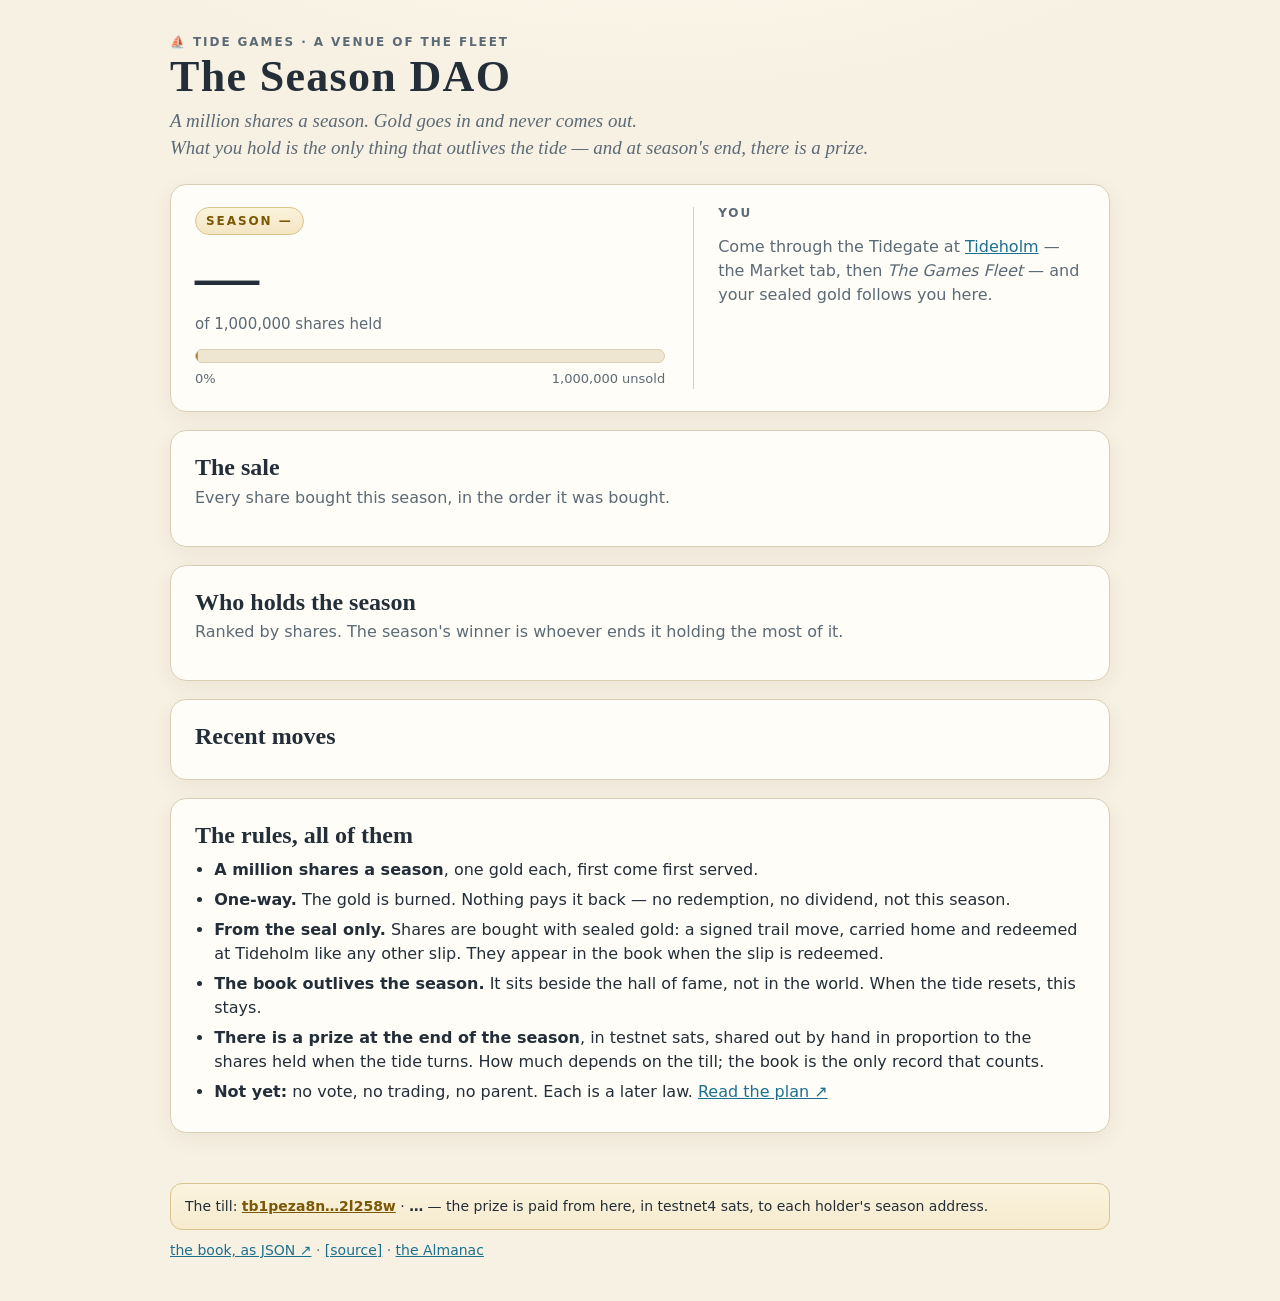
<file: index.html>
<!doctype html>
<html lang="en">
<head>
<meta charset="utf-8">
<meta name="viewport" content="width=device-width, initial-scale=1">
<title>The Season DAO</title>
<meta name="description" content="A million shares a season, bought with sealed gold that never comes back. Who holds the season, drawn live from Tideholm's ledger.">
<meta property="og:title" content="The Season DAO">
<meta property="og:description" content="A million shares a season, bought with sealed gold that never comes back. Who holds the season.">
<meta property="og:type" content="website">
<meta property="og:url" content="https://tide-games.github.io/dao/">
<meta property="og:site_name" content="Tide Games">
<meta property="og:image" content="https://tide-games.github.io/dao/og-image.png">
<meta property="og:image:width" content="1200">
<meta property="og:image:height" content="630">
<meta property="og:image:alt" content="The Season DAO — a million shares a season, bought with sealed gold that never comes back">
<meta name="twitter:card" content="summary_large_image">
<meta name="twitter:title" content="The Season DAO">
<meta name="twitter:description" content="A million shares a season, bought with sealed gold that never comes back. Who holds the season, drawn live.">
<meta name="twitter:image" content="https://tide-games.github.io/dao/og-image.png">
<link rel="icon" href="data:image/svg+xml,%3Csvg xmlns='http://www.w3.org/2000/svg' viewBox='0 0 32 32'%3E%3Ctext y='26' font-size='26'%3E🏛️%3C/text%3E%3C/svg%3E">
<link rel="stylesheet" href="style.css">
</head>
<body>
<header>
  <p class="eyebrow"><a href="https://tide-games.github.io/">⛵ Tide Games</a> · a venue of the fleet</p>
  <h1>The Season DAO</h1>
  <p class="tagline">A million shares a season. Gold goes in and never comes out.<br>What you hold is the only thing that outlives the tide — and at season's end, there is a prize.</p>
</header>

<main>
  <section class="hero card" id="hero">
    <div class="hero-left">
      <div class="season-badge" id="season-badge">Season —</div>
      <div class="big" id="sold-big">—</div>
      <div class="big-sub">of <span id="supply-big">1,000,000</span> shares held</div>
      <div class="bar" aria-hidden="true"><div class="bar-fill" id="bar-fill" style="width:0%"></div></div>
      <div class="bar-labels"><span id="pct-label">0%</span><span id="remaining-label">1,000,000 unsold</span></div>
    </div>
    <div class="hero-right" id="you">
      <div class="you-title">You</div>
      <p class="muted" id="you-hint">Come through the Tidegate at <a href="https://nostr.social/tideholm/">Tideholm</a> — the Market tab, then <em>The Games Fleet</em> — and your sealed gold follows you here.</p>
      <div class="you-grid hidden" id="you-grid">
        <div><div class="k">Purse (sealed)</div><div class="v" id="you-purse">—</div></div>
        <div><div class="k">Your shares</div><div class="v gold" id="you-shares">0</div></div>
        <div><div class="k">Of the season</div><div class="v" id="you-pct">0%</div></div>
      </div>
      <form id="buy" class="buy hidden" autocomplete="off">
        <label for="shares">Buy shares</label>
        <div class="row">
          <input id="shares" type="number" min="1" step="1" value="100" inputmode="numeric">
          <button type="button" class="max" id="max" title="everything the purse holds">▲</button>
          <button type="submit" id="sign">Sign the purchase</button>
        </div>
        <p class="cost">Costs <strong id="cost">100</strong> gold from the seal · one gold a share · never redeemable</p>
        <p class="note" id="buy-note"></p>
      </form>
      <div class="slip hidden" id="slip"></div>
    </div>
  </section>

  <section class="card">
    <h2>The sale</h2>
    <p class="muted" id="sale-caption">Every share bought this season, in the order it was bought.</p>
    <div class="chart" id="sale-chart"></div>
  </section>

  <section class="card">
    <h2>Who holds the season</h2>
    <p class="muted" id="holders-caption">Ranked by shares. The season's winner is whoever ends it holding the most of it.</p>
    <div class="chart" id="holders-chart"></div>
  </section>

  <section class="card">
    <h2>Recent moves</h2>
    <ol class="ledger" id="ledger"></ol>
  </section>

  <section class="card rules">
    <h2>The rules, all of them</h2>
    <ul>
      <li><strong>A million shares a season</strong>, one gold each, first come first served.</li>
      <li><strong>One-way.</strong> The gold is burned. Nothing pays it back — no redemption, no dividend, not this season.</li>
      <li><strong>From the seal only.</strong> Shares are bought with sealed gold: a signed trail move, carried home and redeemed at Tideholm like any other slip. They appear in the book when the slip is redeemed.</li>
      <li><strong>The book outlives the season.</strong> It sits beside the hall of fame, not in the world. When the tide resets, this stays.</li>
      <li><strong>There is a prize at the end of the season</strong>, in testnet sats, shared out by hand in proportion to the shares held when the tide turns. How much depends on the till; the book is the only record that counts.</li>
      <li><strong>Not yet:</strong> no vote, no trading, no parent. Each is a later law. <a href="https://github.com/melvincarvalho/tideholm/issues/189">Read the plan ↗</a></li>
    </ul>
  </section>
</main>

<footer>
  <p class="till" id="till">The till: <a id="till-link" href="https://mempool.guide/testnet4/address/tb1peza8n3sgrcs88nl3k3wqsv8wmxlmlatmnhxccazfhxaps6a672gq2l258w" target="_blank" rel="noopener noreferrer">tb1peza8n…2l258w</a> · <span id="till-balance">…</span> — the prize is paid from here, in testnet4 sats, to each holder's season address.</p>
  <a id="api-link" href="https://nostr.social/tideholm/api/dao">the book, as JSON ↗</a> ·
  <a href="https://github.com/tide-games/dao">[source]</a> ·
  <a href="https://nostr.social/tideholm/almanac.html">the Almanac</a>
</footer>

<script type="module" src="app.js"></script>
</body>
</html>
</file>
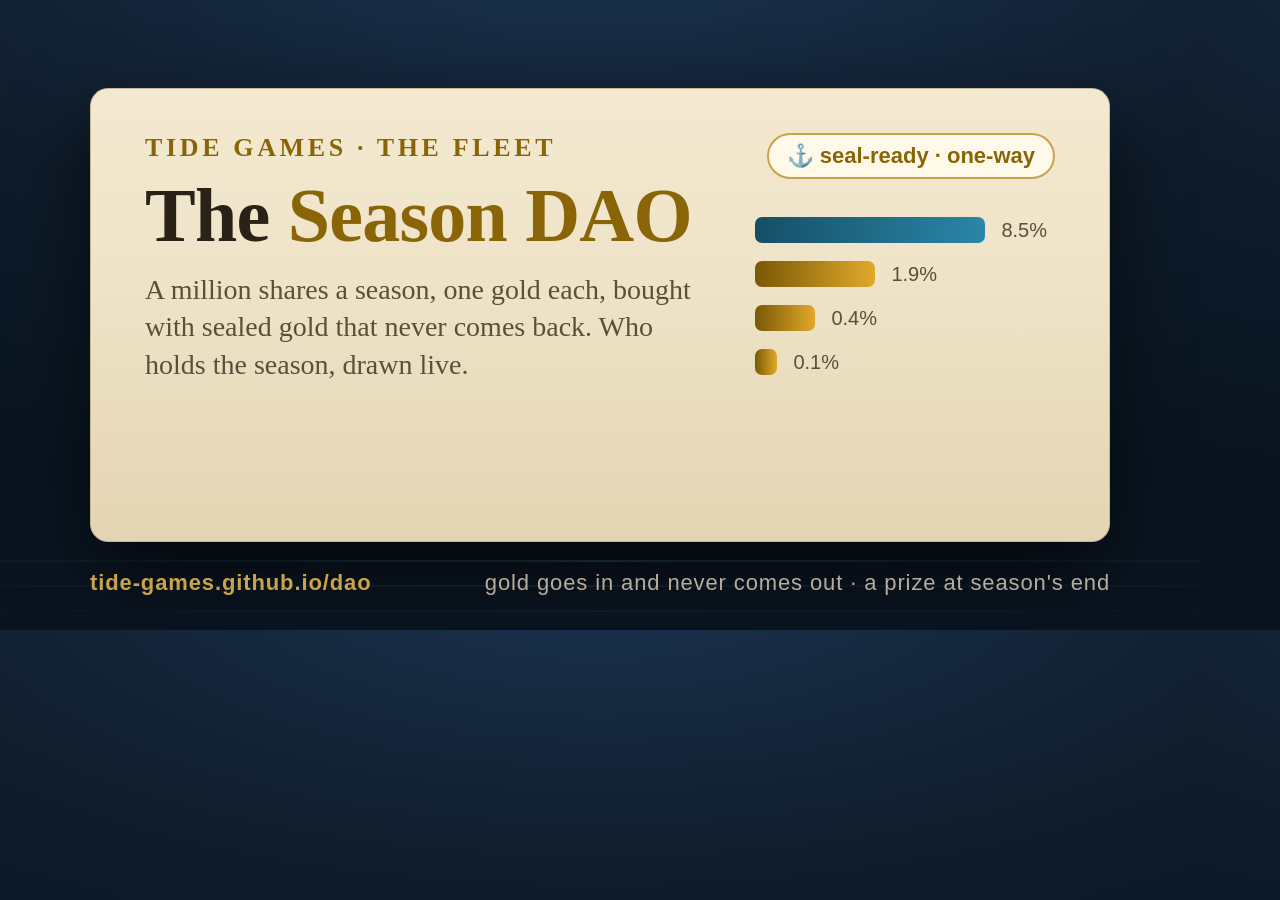
<file: og.html>
<!doctype html>
<html lang="en">
<head>
<meta charset="utf-8">
<title>og-image source — Tide Games · the Season DAO</title>
<!-- The social card, drawn from code like everything else in the fleet.
     Render at exactly 1200x630 and save as og-image.png. -->
<style>
*{box-sizing:border-box;margin:0}
html,body{width:1200px;height:630px;overflow:hidden}
body{background:radial-gradient(120% 90% at 50% -10%,#1b3350 0%,#0f1c2b 55%,#0a1420 100%);
  font-family:Georgia,'Times New Roman',serif;color:#efe4c8;position:relative}
.sea{position:absolute;inset:0;overflow:hidden}
.sea i{position:absolute;left:-10%;width:120%;height:2px;background:linear-gradient(90deg,transparent,#5fc7d633,transparent);}
.card{position:absolute;left:90px;top:88px;width:1020px;height:454px;border-radius:18px;
  background:linear-gradient(#f3e9d0,#efe4c8 40%,#e3d5b3);color:#2a2216;border:1px solid #c9b891;
  box-shadow:0 30px 80px rgba(0,0,0,.6);padding:44px 54px;display:flex;gap:40px}
.left{flex:1;display:flex;flex-direction:column}
.eyebrow{font-size:26px;letter-spacing:.14em;text-transform:uppercase;color:#8a6508;font-weight:700}
h1{font-size:76px;line-height:1.02;margin:14px 0 16px;letter-spacing:-.01em;white-space:nowrap}
h1 span{color:#8a6508}
p{font-size:28px;line-height:1.35;color:#5c4f3a;max-width:560px}
.badge{position:absolute;right:54px;top:44px;font-size:22px;color:#8a6508;border:2px solid #c9a24b;border-radius:999px;padding:8px 18px;background:#fff9ea;font-family:-apple-system,BlinkMacSystemFont,"Segoe UI",Roboto,sans-serif;font-weight:600}
.bars{width:300px;margin-top:84px;display:flex;flex-direction:column;gap:18px;font-family:-apple-system,BlinkMacSystemFont,"Segoe UI",Roboto,sans-serif}
.bar{display:flex;align-items:center;gap:12px;font-size:20px;color:#5c4f3a}
.bar b{display:block;height:26px;border-radius:7px;background:linear-gradient(90deg,#7a5806,#e0a92a)}
.bar b.you{background:linear-gradient(90deg,#154f66,#2a86a8)}
.bar span{width:50px;text-align:right;font-variant-numeric:tabular-nums}
.foot{position:absolute;left:90px;right:90px;bottom:34px;display:flex;justify-content:space-between;
  font-family:-apple-system,BlinkMacSystemFont,"Segoe UI",Roboto,sans-serif;font-size:22px;color:#b8ac9a;letter-spacing:.04em}
.foot b{color:#c9a24b}
</style>
</head>
<body>
<div class="sea">
  <i style="top:560px"></i><i style="top:585px;opacity:.6"></i><i style="top:610px;opacity:.3"></i>
</div>
<div class="card">
  <div class="left">
    <div class="eyebrow">Tide Games · the fleet</div>
    <h1>The <span>Season DAO</span></h1>
    <p>A million shares a season, one gold each, bought with sealed gold that never comes back. Who holds the season, drawn live.</p>
  </div>
  <div class="bars">
    <div class="bar"><b class="you" style="width:230px"></b><span>8.5%</span></div>
    <div class="bar"><b style="width:120px"></b><span>1.9%</span></div>
    <div class="bar"><b style="width:60px"></b><span>0.4%</span></div>
    <div class="bar"><b style="width:22px"></b><span>0.1%</span></div>
  </div>
  <div class="badge">⚓ seal-ready · one-way</div>
</div>
<div class="foot"><span><b>tide-games.github.io/dao</b></span><span>gold goes in and never comes out · a prize at season's end</span></div>
</body>
</html>
</file>
<file: style.css>
:root {
  --paper: #f7f1e3;
  --paper-2: #efe6d2;
  --card: #fffdf7;
  --ink: #232e38;
  --ink-soft: #5c6a76;
  --line: #d9cdb4;
  --accent: #1e6f8e;
  --gold: #b8860b;
  --gold-lit: #e0a92a;
  --gold-deep: #7a5806;
  --win: #2f6b3a;
  --lose: #a02020;
  --serif: "Iowan Old Style", Palatino, Georgia, serif;
  --sans: system-ui, -apple-system, "Segoe UI", sans-serif;
}
* { box-sizing: border-box; }
html { color-scheme: light; }
body {
  margin: 0; color: var(--ink);
  background:
    radial-gradient(1100px 460px at 50% -160px, #fdf9ee 0%, var(--paper) 55%),
    var(--paper);
  font: 16px/1.5 var(--sans);
  min-height: 100vh;
}
a { color: var(--accent); }
.hidden { display: none !important; }
.muted { color: var(--ink-soft); }

header { max-width: 980px; margin: 0 auto; padding: 36px 20px 8px; }
.eyebrow { margin: 0 0 6px; font: 600 12px/1 var(--sans); letter-spacing: .16em; text-transform: uppercase; color: var(--ink-soft); }
.eyebrow a { color: inherit; text-decoration: none; }
header h1 { margin: .1em 0 .15em; font: 700 44px/1.05 var(--serif); letter-spacing: .03em; }
.tagline { margin: 0; color: var(--ink-soft); font: italic 19px/1.45 var(--serif); }

main { max-width: 980px; margin: 0 auto; padding: 14px 20px 40px; display: grid; gap: 18px; }
.card {
  background: var(--card); border: 1px solid var(--line); border-radius: 16px;
  padding: 22px 24px; box-shadow: 0 1px 0 rgba(255,255,255,.7) inset, 0 6px 22px rgba(60,40,10,.06);
}
.card h2 { margin: 0 0 4px; font: 700 24px/1.2 var(--serif); }
.card > .muted { margin: 0 0 14px; }

/* hero */
.hero { display: grid; grid-template-columns: 1.2fr 1fr; gap: 28px; align-items: start; }
.season-badge {
  display: inline-block; font: 700 12px/1 var(--sans); letter-spacing: .16em; text-transform: uppercase;
  color: var(--gold-deep); background: linear-gradient(#fbf3dd, #f3e6c2); border: 1px solid #d9c48d;
  padding: 7px 10px; border-radius: 999px; margin-bottom: 10px;
}
.big { font: 700 64px/1 var(--serif); letter-spacing: -.01em; color: var(--ink); font-variant-numeric: tabular-nums; }
.big-sub { color: var(--ink-soft); margin: 4px 0 14px; font-size: 15px; }
.bar { height: 14px; border-radius: 999px; background: var(--paper-2); border: 1px solid var(--line); overflow: hidden; }
.bar-fill { height: 100%; background: linear-gradient(90deg, var(--gold-deep), var(--gold-lit)); border-radius: 999px; transition: width 1.2s cubic-bezier(.2,.8,.2,1); min-width: 2px; }
.bar-labels { display: flex; justify-content: space-between; margin-top: 6px; font-size: 13px; color: var(--ink-soft); font-variant-numeric: tabular-nums; }

.hero-right { border-left: 1px solid var(--line); padding-left: 24px; min-height: 100%; }
.you-title { font: 700 12px/1 var(--sans); letter-spacing: .16em; text-transform: uppercase; color: var(--ink-soft); margin-bottom: 10px; }
.you-grid { display: grid; grid-template-columns: repeat(3, 1fr); gap: 10px; margin-bottom: 14px; }
.you-grid .k { font-size: 12px; color: var(--ink-soft); }
.you-grid .v { font: 700 22px/1.2 var(--serif); font-variant-numeric: tabular-nums; }
.you-grid .v.gold { color: var(--gold-deep); }

.buy label { display: block; font-weight: 600; margin-bottom: 6px; }
.buy .row { display: flex; gap: 8px; align-items: stretch; }
.buy input { flex: 1; min-width: 0; font: 600 18px/1 var(--sans); padding: 10px 12px; border: 1px solid var(--line); border-radius: 10px; background: #fff; font-variant-numeric: tabular-nums; }
.buy .max { font: 700 14px/1 var(--sans); padding: 0 12px; border: 1px solid var(--line); border-radius: 10px; background: var(--paper-2); color: var(--ink-soft); cursor: pointer; }
.buy button[type=submit] {
  font: 700 15px/1 var(--sans); padding: 0 16px; border: 0; border-radius: 10px; cursor: pointer; color: #fff;
  background: linear-gradient(#d9a22a, var(--gold)); box-shadow: 0 1px 0 rgba(255,255,255,.5) inset;
}
.buy button[type=submit]:disabled { opacity: .55; cursor: default; }
.buy .cost { margin: 8px 0 0; font-size: 13px; color: var(--ink-soft); }
.buy .cost strong { color: var(--ink); font-variant-numeric: tabular-nums; }
.buy .note { margin: 6px 0 0; font-size: 13px; min-height: 1.2em; }
.buy .note.bad { color: var(--lose); }
.buy .note.good { color: var(--win); }

.slip { margin-top: 14px; padding: 12px 14px; border-radius: 12px; background: linear-gradient(#fbf3dd, #f6ebcf); border: 1px solid #d9c48d; font-size: 14px; }
.slip strong { font-variant-numeric: tabular-nums; }
.slip a.settle { display: inline-block; margin-top: 6px; font-weight: 700; color: var(--gold-deep); }

/* charts */
.chart { width: 100%; }
.chart svg { width: 100%; height: auto; display: block; }
.chart .empty { padding: 30px 10px; text-align: center; color: var(--ink-soft); font: italic 17px/1.4 var(--serif); }
.axis { font: 11px var(--sans); fill: var(--ink-soft); }
.grid { stroke: var(--line); stroke-width: 1; stroke-dasharray: 2 4; }
.area { fill: url(#areaGold); }
.line { fill: none; stroke: var(--gold-deep); stroke-width: 2.2; stroke-linejoin: round; stroke-linecap: round; }
.dot { fill: var(--gold-lit); stroke: var(--gold-deep); stroke-width: 1.5; }
.hbar { fill: url(#barGold); rx: 5; }
.hbar.you { fill: url(#barYou); }
.hname { font: 600 13px var(--sans); fill: var(--ink); }
.hlink { cursor: pointer; }
.hlink:hover .hname { fill: var(--accent); text-decoration: underline; }
.hlink:hover .hbar { filter: brightness(1.08); }
.hval { font: 12px var(--sans); fill: var(--ink-soft); font-variant-numeric: tabular-nums; }
.pct-lbl { font: 700 12px var(--sans); fill: #fff; }

/* ledger */
.ledger { margin: 6px 0 0; padding: 0 0 0 1.4em; }
.ledger li { padding: 6px 0; border-bottom: 1px dashed var(--line); font-variant-numeric: tabular-nums; }
.ledger li:last-child { border-bottom: 0; }
.ledger .who { font-weight: 600; }
.ledger .when { color: var(--ink-soft); font-size: 13px; margin-left: 6px; }
.ledger .n { color: var(--gold-deep); font-weight: 700; }

.rules ul { margin: 8px 0 0; padding-left: 1.2em; }
.rules li { margin: 6px 0; }

footer { max-width: 980px; margin: 0 auto; padding: 10px 20px 40px; color: var(--ink-soft); font-size: 14px; }
footer .till { margin: 0 0 10px; padding: 12px 14px; border-radius: 12px; background: linear-gradient(#fbf3dd, #f6ebcf); border: 1px solid #d9c48d; color: var(--ink); }
footer .till a { color: var(--gold-deep); font-weight: 700; font-variant-numeric: tabular-nums; }
footer .till #till-balance { font-weight: 700; font-variant-numeric: tabular-nums; }

@media (max-width: 720px) {
  .hero { grid-template-columns: 1fr; }
  .hero-right { border-left: 0; padding-left: 0; border-top: 1px solid var(--line); padding-top: 18px; }
  .big { font-size: 48px; }
  header h1 { font-size: 34px; }
}
@media (prefers-reduced-motion: reduce) { .bar-fill, .hbar, .line, .area { transition: none !important; animation: none !important; } }
</file>
